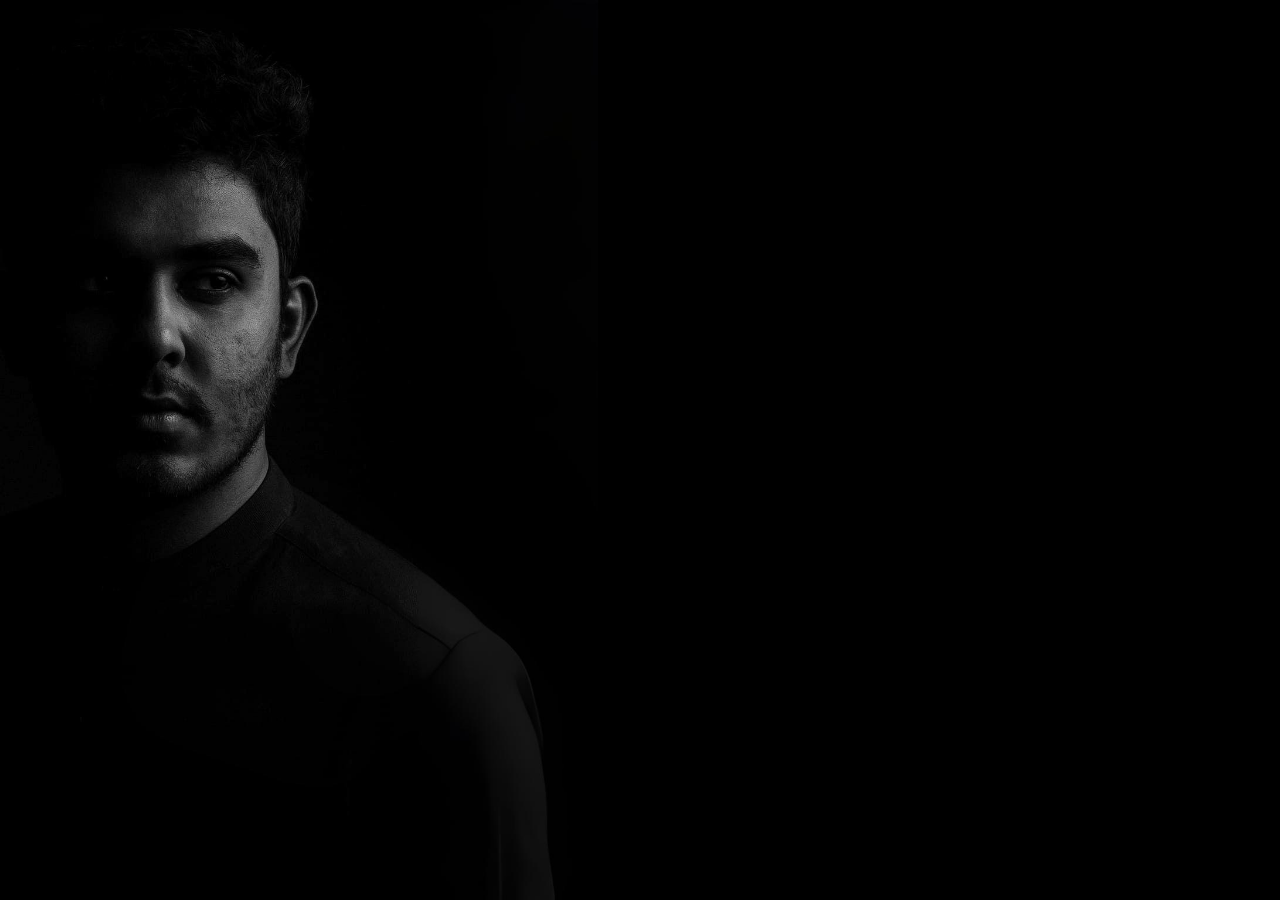
<file: index.html>
<!DOCTYPE html>
<html lang="en">

<head>
  <meta charset="UTF-8">
  <meta name="viewport" content="width=device-width, initial-scale=1">
  <title>Thisanga Perera</title>
  <link href="https://fonts.googleapis.com/css2?family=Poppins:wght@400;600;800&display=swap" rel="stylesheet">
  <link href="https://fonts.googleapis.com/css2?family=Great+Vibes&display=swap" rel="stylesheet">
  <link rel="stylesheet" href="index.css">
  <link rel="icon" href="Photos/logo3.png" type="image/png">
</head>

<body>
  <!-- Animated Text -->
  <div id="animated-text-container">
    <div id="word-my">Thisanga</div>
    <div id="word-info">Perera</div>
  </div>
  <!-- Loading Spinner -->
  <div id="loading-spinner" aria-label="Loading animation" role="status" style="opacity: 0;"></div>
  <script>
    // Show spinner after 2.5 seconds (keep this if needed)
    setTimeout(() => {
      document.getElementById('loading-spinner').style.opacity = '1';
    }, 2500);

    // Start fade-out after 4 seconds
    setTimeout(() => {
      document.body.classList.add('fade-out');
    }, 4000);

    // Redirect after 5 seconds (1s after fade starts)
    setTimeout(() => {
      window.location.href = "home.html";
    }, 4000);
  </script>
</body>

</html>
</file>
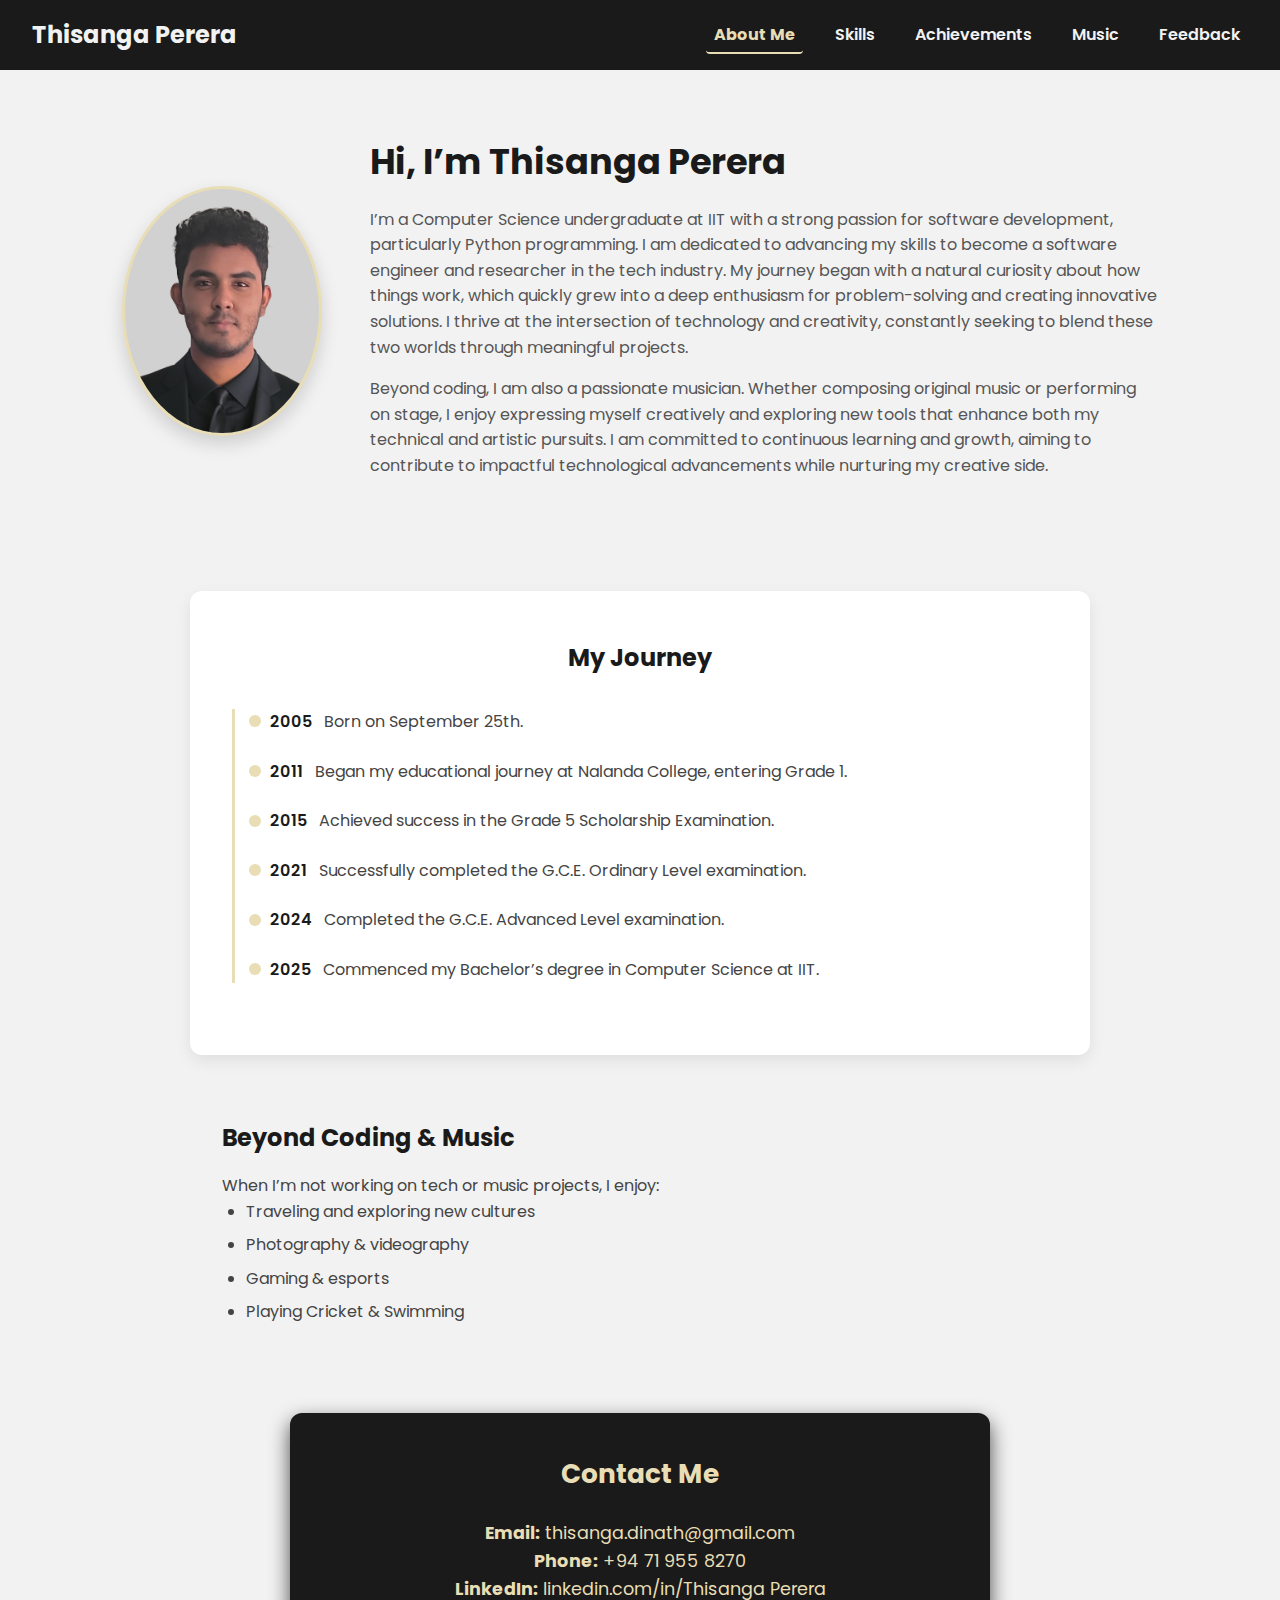
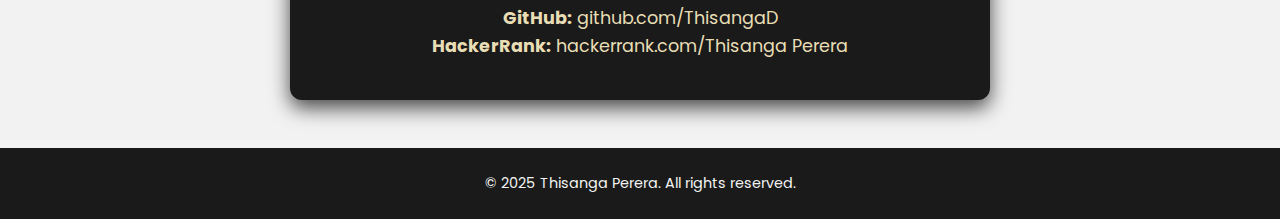
<file: about.html>
<!DOCTYPE html>
<html lang="en">
    <head>
        <meta charset="UTF-8">
        <meta name="viewport" content="width=device-width, initial-scale=1.0">
        <title>About Me</title>
        <link rel="stylesheet" href="about.css">
        <link rel="stylesheet" href="global.css">
        <link href="https://fonts.googleapis.com/css2?family=Poppins:wght@400;600;700&display=swap" rel="stylesheet">
    </head>
    <body>
        <!-- Navigation Bar -->
        <nav class="navbar">
            <div class="logo">
                <a href="index.html">Thisanga Perera</a>
            </div>
            <ul class="nav-links">
                <li>
                    <a href="about.html" class="active">About Me</a>
                </li>
                <li>
                    <a href="skills.html">Skills</a>
                </li>
                <li>
                    <a href="achievements.html">Achievements</a>
                </li>
                <li>
                    <a href="music.html">Music</a>
                </li>
                <li>
                    <a href="feedback.html">Feedback</a>
                </li>
            </ul>
        </nav>
        <!-- About Section -->
        <section class="about-section">
            <div class="about-container">
                <div class="about-image">
                    <img src="media/image (2).png" alt="Thisanga Perera">
                </div>
                <div class="about-text">
                    <h1>Hi, I’m Thisanga Perera</h1>
                    <p>
                        I’m a Computer Science undergraduate at IIT with a strong passion for software development, particularly Python programming. I am dedicated to advancing my skills to become a software engineer and researcher in the tech industry. My journey began with a natural curiosity about how things work, which quickly grew into a deep enthusiasm for problem-solving and creating innovative solutions. I thrive at the intersection of technology and creativity, constantly seeking to blend these two worlds through meaningful projects.
                    </p>
                    <p>
                        Beyond coding, I am also a passionate musician. Whether composing original music or performing on stage, I enjoy expressing myself creatively and exploring new tools that enhance both my technical and artistic pursuits. I am committed to continuous learning and growth, aiming to contribute to impactful technological advancements while nurturing my creative side.
                    </p>
                </div>
            </div>
        </section>
        <!-- Timeline / Education Journey -->
        <section class="timeline-section">
            <h2>My Journey</h2>
            <ul class="timeline">
                <li>
                    <span class="year">2005</span>
                    Born on September 25th.
                </li>
                <li>
                    <span class="year">2011</span>
                    Began my educational journey at Nalanda College, entering Grade 1.
                </li>
                <li>
                    <span class="year">2015</span>
                    Achieved success in the Grade 5 Scholarship Examination.
                </li>
                <li>
                    <span class="year">2021</span>
                    Successfully completed the G.C.E. Ordinary Level examination.
                </li>
                <li>
                    <span class="year">2024</span>
                    Completed the G.C.E. Advanced Level examination.
                </li>
                <li>
                    <span class="year">2025</span>
                    Commenced my Bachelor’s degree in Computer Science at IIT.
                </li>
            </ul>
        </section>
        <!-- Interests Section -->
        <section class="interests-section">
            <h2>Beyond Coding & Music</h2>
            <p>When I’m not working on tech or music projects, I enjoy:</p>
            <ul>
                <li>Traveling and exploring new cultures</li>
                <li>Photography & videography</li>
                <li>Gaming & esports</li>
                <li>Playing Cricket & Swimming</li>
            </ul>
        </section>
        <section class="contact-section">
            <h2>Contact Me</h2>
            <p>
                <b>Email:</b>
                <a href="mailto:thisanga.dinath@gmail.com">thisanga.dinath@gmail.com</a>
            </p>
            <p>
                <b>Phone:</b>
                +94 71 955 8270
            </p>
            <p>
                <b>LinkedIn:</b>
                <a href="https://www.linkedin.com/in/thisanga-perera-299b032b7">linkedin.com/in/Thisanga Perera</a>
            </p>
            <p>
                <b>GitHub:</b>
                <a href="https://github.com/ThisangaD" target="_blank" rel="noopener noreferrer">github.com/ThisangaD</a>
            </p>
            <p>
                <b>HackerRank:</b>
                <a href="https://www.hackerrank.com/profile/thisanga_dinath" target="_blank" rel="noopener noreferrer">hackerrank.com/Thisanga Perera</a>
            </p>
        </section>
        <!-- Scroll to Top Button -->
        <button id="goTopBtn" title="Go to top">↑</button>
        <!-- Footer -->
        <footer>
            <p>&copy; 2025 Thisanga Perera. All rights reserved.</p>
        </footer>
        <!-- Go to Top Script -->
        <script>
    const goTopBtn = document.getElementById("goTopBtn");

    window.onscroll = function() {
      if (document.body.scrollTop > 300 || document.documentElement.scrollTop > 300) {
        goTopBtn.style.display = "block";
      } else {
        goTopBtn.style.display = "none";
      }
    };

    goTopBtn.addEventListener("click", () => {
      window.scrollTo({
        top: 0,
        behavior: "smooth"
      });
    });
        </script>
    </body>
</html>
</file>
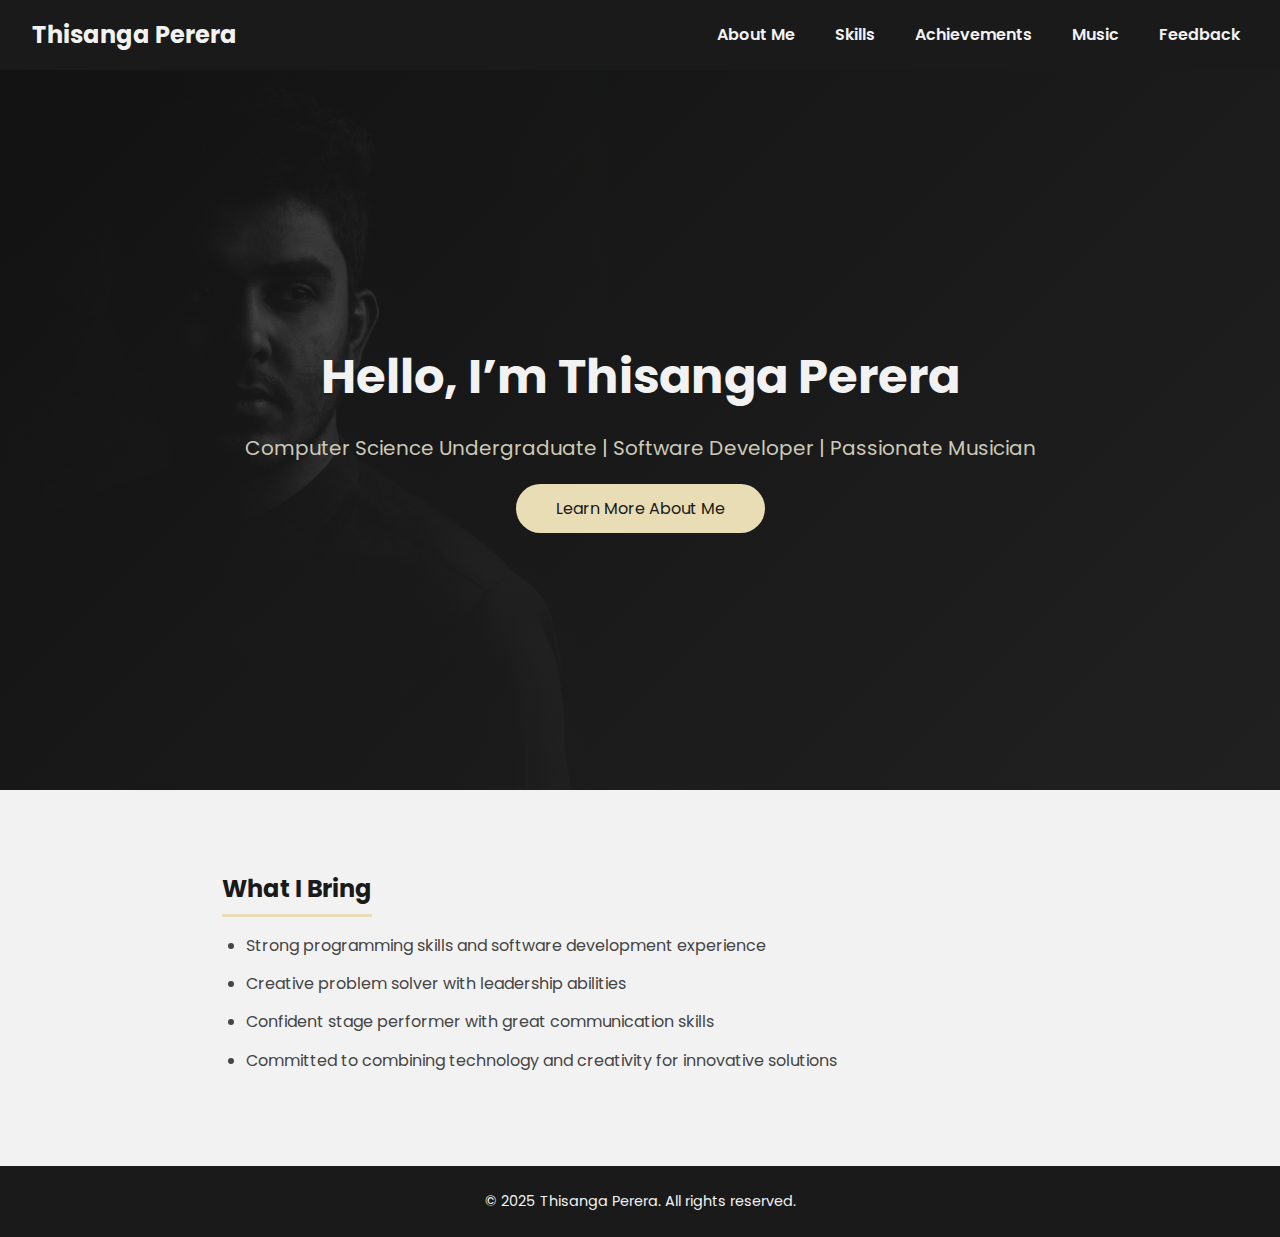
<file: home.html>
<!DOCTYPE html>
<html lang="en">
    <head>
        <meta charset="UTF-8">
        <meta name="viewport" content="width=device-width, initial-scale=1.0">
        <title>Thisanga Perera | Home</title>
        <link rel="stylesheet" href="home.css">
        <link rel="stylesheet" href="global.css">
        <link href="https://fonts.googleapis.com/css2?family=Poppins:wght@400;600;700&display=swap" rel="stylesheet">
    </head>
    <body>
        <!-- Navigation Bar -->
        <nav class="navbar">
            <div class="logo">
                <a href="home.html">Thisanga Perera</a>
            </div>
            <ul class="nav-links">
                <li>
                    <a href="about.html">About Me</a>
                </li>
                <li>
                    <a href="skills.html">Skills</a>
                </li>
                <li>
                    <a href="achievements.html">Achievements</a>
                </li>
                <li>
                    <a href="music.html">Music</a>
                </li>
                <li>
                    <a href="feedback.html">Feedback</a>
                </li>
            </ul>
        </nav>
        <!-- Hero Section -->
        <section class="hero">
            <div class="hero-content">
                <h1>Hello, I’m Thisanga Perera</h1>
                <p>Computer Science Undergraduate | Software Developer | Passionate Musician</p>
                <a href="about.html" class="btn-primary">Learn More About Me</a>
            </div>
        </section>
        <!-- Highlights Section -->
        <section class="section highlights">
            <h2>What I Bring</h2>
            <ul>
                <li>Strong programming skills and software development experience</li>
                <li>Creative problem solver with leadership abilities</li>
                <li>Confident stage performer with great communication skills</li>
                <li>Committed to combining technology and creativity for innovative solutions</li>
            </ul>
        </section>
        <button id="goTopBtn" title="Go to top">↑</button>
        <!-- Footer -->
        <footer>
            <p>&copy; 2025 Thisanga Perera. All rights reserved.</p>
        </footer>
        <script>
  window.addEventListener('DOMContentLoaded', () => {
    document.body.classList.add('fade-in');
  });

  const goTopBtn = document.getElementById("goTopBtn");

  // When the user scrolls down 300px from the top of the document, show the button
  window.onscroll = function() {
    if (document.body.scrollTop > 300 || document.documentElement.scrollTop > 300) {
      goTopBtn.style.display = "block";
    } else {
      goTopBtn.style.display = "none";
    }
  };

  // When the user clicks on the button, scroll to the top smoothly
  goTopBtn.addEventListener("click", () => {
    window.scrollTo({
      top: 0,
      behavior: "smooth"
    });
  });
        </script>
    </body>
</html>
</file>
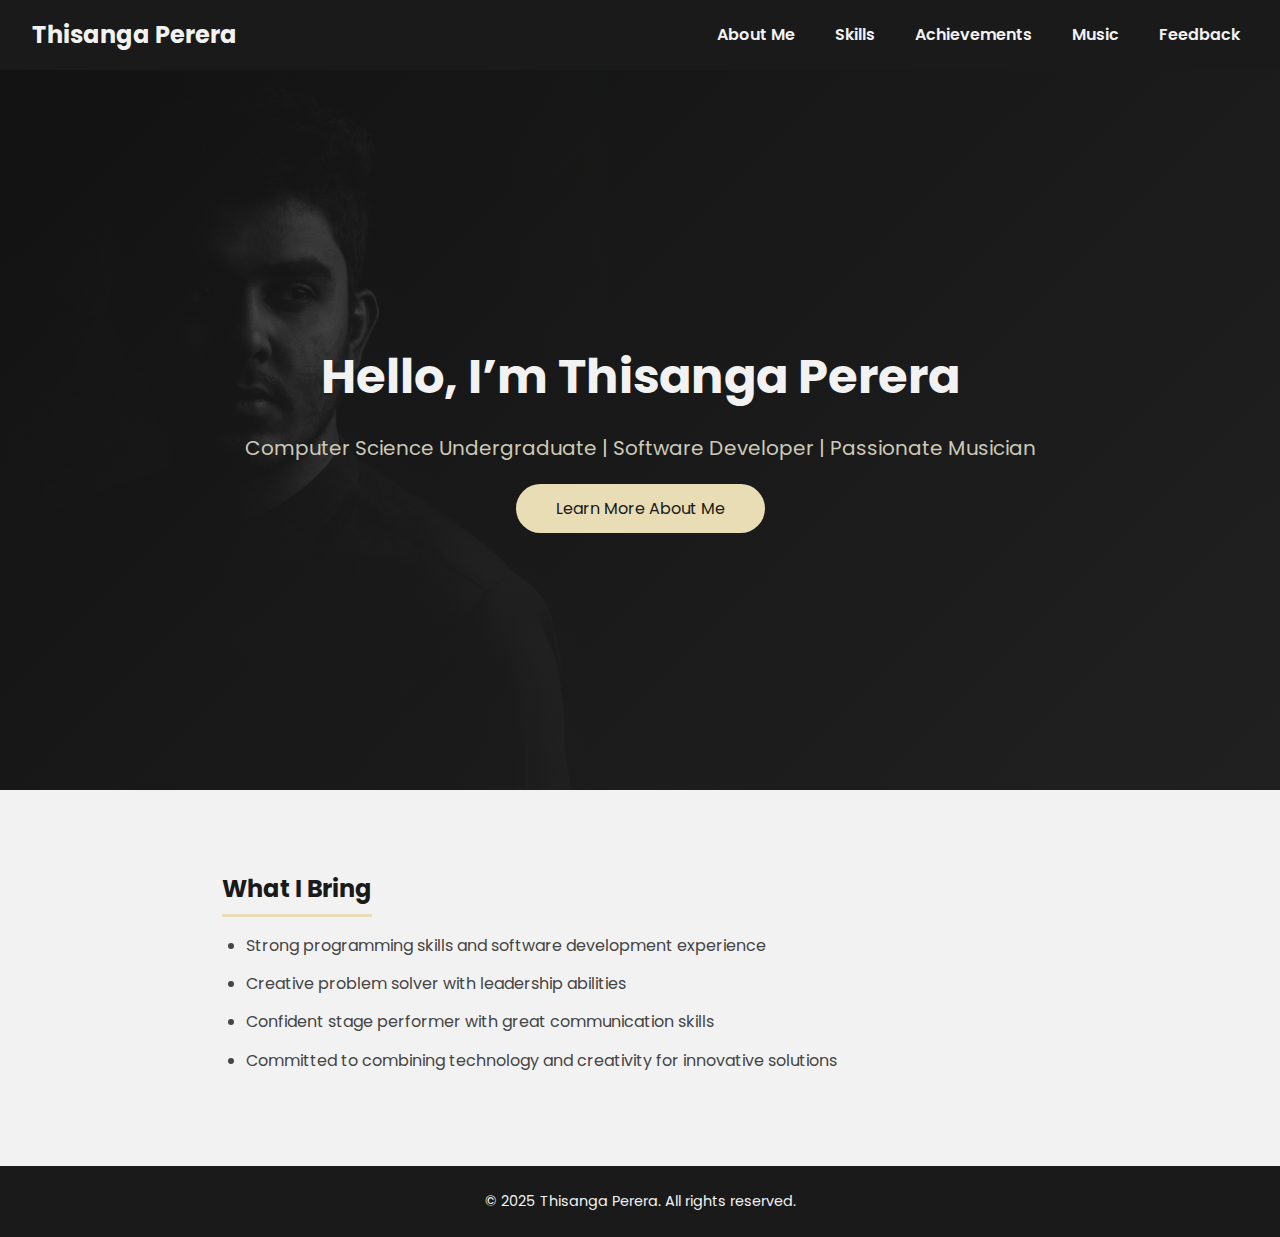
<file: home1.html>
<!DOCTYPE html>
<html lang="en">
    <head>
        <meta charset="UTF-8">
        <meta name="viewport" content="width=device-width, initial-scale=1.0">
        <title>Thisanga Perera | Home</title>
        <link rel="stylesheet" href="home1.css">
        <link rel="stylesheet" href="global.css">
        <link href="https://fonts.googleapis.com/css2?family=Poppins:wght@400;600;700&display=swap" rel="stylesheet">
    </head>
    <body>
        <!-- Navigation Bar -->
        <nav class="navbar">
            <div class="logo">
                <a href="home1.html">Thisanga Perera</a>
            </div>
            <ul class="nav-links">
                <li>
                    <a href="about.html">About Me</a>
                </li>
                <li>
                    <a href="skills.html">Skills</a>
                </li>
                <li>
                    <a href="achievements.html">Achievements</a>
                </li>
                <li>
                    <a href="music.html">Music</a>
                </li>
                <li>
                    <a href="feedback.html">Feedback</a>
                </li>
            </ul>
        </nav>
        <!-- Hero Section -->
        <section class="hero">
            <div class="hero-content">
                <h1>Hello, I’m Thisanga Perera</h1>
                <p>Computer Science Undergraduate | Software Developer | Passionate Musician</p>
                <a href="about.html" class="btn-primary">Learn More About Me</a>
            </div>
        </section>
        <!-- Highlights Section -->
        <section class="section highlights">
            <h2>What I Bring</h2>
            <ul>
                <li>Strong programming skills and software development experience</li>
                <li>Creative problem solver with leadership abilities</li>
                <li>Confident stage performer with great communication skills</li>
                <li>Committed to combining technology and creativity for innovative solutions</li>
            </ul>
        </section>
        <button id="goTopBtn" title="Go to top">↑</button>
        <!-- Footer -->
        <footer>
            <p>&copy; 2025 Thisanga Perera. All rights reserved.</p>
        </footer>
        <script>
  window.addEventListener('DOMContentLoaded', () => {
    document.body.classList.add('fade-in');
  });

  const goTopBtn = document.getElementById("goTopBtn");

  // When the user scrolls down 300px from the top of the document, show the button
  window.onscroll = function() {
    if (document.body.scrollTop > 300 || document.documentElement.scrollTop > 300) {
      goTopBtn.style.display = "block";
    } else {
      goTopBtn.style.display = "none";
    }
  };

  // When the user clicks on the button, scroll to the top smoothly
  goTopBtn.addEventListener("click", () => {
    window.scrollTo({
      top: 0,
      behavior: "smooth"
    });
  });
        </script>
    </body>
</html>
</file>
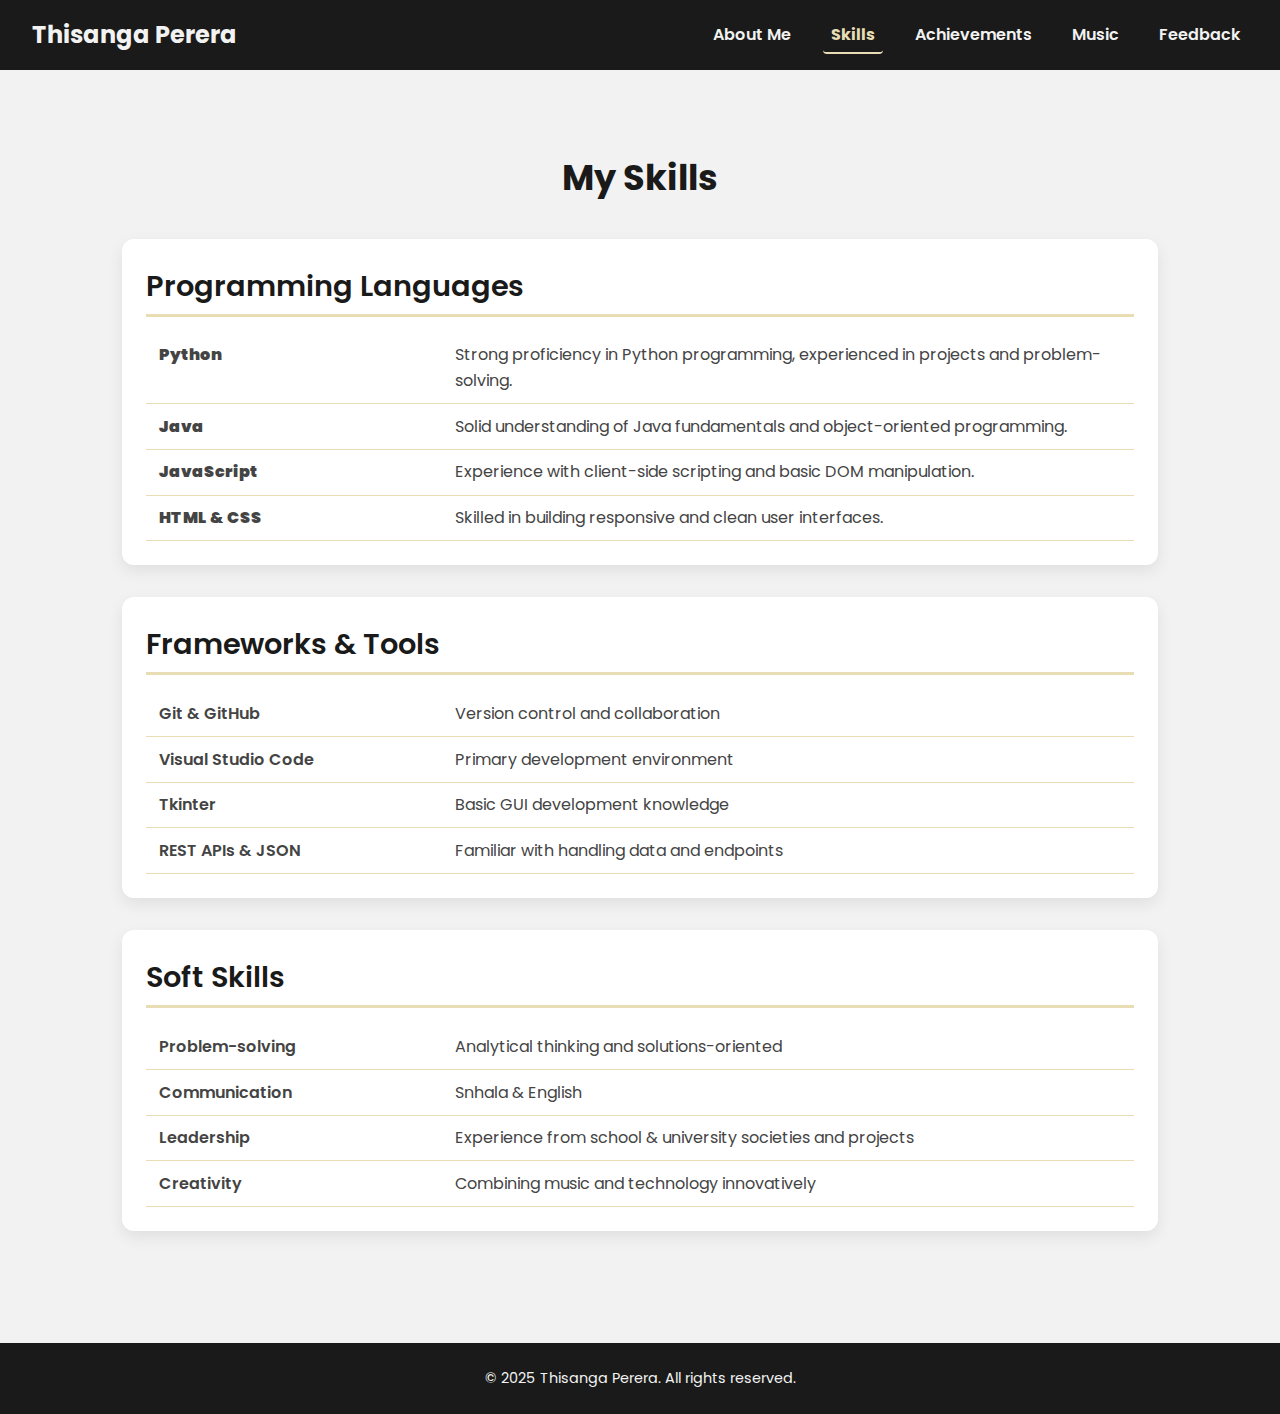
<file: skills.html>
<!DOCTYPE html>
<html lang="en">
<head>
    <meta charset="UTF-8">
    <meta name="viewport" content="width=device-width, initial-scale=1.0">
    <title>Skills</title>
    <link rel="stylesheet" href="global.css">
    <link rel="stylesheet" href="skills.css">
    <link href="https://fonts.googleapis.com/css2?family=Poppins:wght@400;600;700&display=swap" rel="stylesheet">
</head>
<body>
    <!-- Navigation Bar -->
    <nav class="navbar">
        <div class="logo">
            <a href="home1.html">Thisanga Perera</a>
        </div>
        <ul class="nav-links">
            <li><a href="about.html">About Me</a></li>
            <li><a href="skills.html" class="active">Skills</a></li>
            <li><a href="achievements.html">Achievements</a></li>
            <li><a href="music.html">Music</a></li>
            <li><a href="feedback.html">Feedback</a></li>
        </ul>
    </nav>

    <!-- Skills Section -->
    <section class="skills-section">
        <h1>My Skills</h1>
        <div class="skills-container">

            <!-- Programming Languages -->
            <div class="skill-category">
                <h2>Programming Languages</h2>
                <table>
                    <tr>
                        <td><strong>Python</strong></td>
                        <td>Strong proficiency in Python programming, experienced in projects and problem-solving.</td>
                    </tr>
                    <tr>
                        <td><strong>Java</strong></td>
                        <td>Solid understanding of Java fundamentals and object-oriented programming.</td>
                    </tr>
                    <tr>
                        <td><strong>JavaScript</strong></td>
                        <td>Experience with client-side scripting and basic DOM manipulation.</td>
                    </tr>
                    <tr>
                        <td><strong>HTML & CSS</strong></td>
                        <td>Skilled in building responsive and clean user interfaces.</td>
                    </tr>
                </table>
            </div>

            <!-- Frameworks & Tools -->
            <div class="skill-category">
                <h2>Frameworks & Tools</h2>
                <table>
                    <tr>
                        <td>Git & GitHub</td>
                        <td>Version control and collaboration</td>
                    </tr>
                    <tr>
                        <td>Visual Studio Code</td>
                        <td>Primary development environment</td>
                    </tr>
                    <tr>
                        <td>Tkinter</td>
                        <td>Basic GUI development knowledge</td>
                    </tr>
                    <tr>
                        <td>REST APIs & JSON</td>
                        <td>Familiar with handling data and endpoints</td>
                    </tr>
                </table>
            </div>

            <!-- Soft Skills -->
            <div class="skill-category">
                <h2>Soft Skills</h2>
                <table>
                    <tr>
                        <td>Problem-solving</td>
                        <td>Analytical thinking and solutions-oriented</td>
                    </tr>
                    <tr>
                        <td>Communication</td>
                        <td>Snhala & English</td>
                    </tr>
                    <tr>
                        <td>Leadership</td>
                        <td>Experience from school & university societies and projects</td>
                    </tr>
                    <tr>
                        <td>Creativity</td>
                        <td>Combining music and technology innovatively</td>
                    </tr>
                </table>
            </div>

        </div>
    </section>

    <!-- Scroll to Top Button -->
    <button id="goTopBtn" title="Go to top">↑</button>

    <!-- Footer -->
    <footer>
        <p>&copy; 2025 Thisanga Perera. All rights reserved.</p>
    </footer>

    <script>
        const goTopBtn = document.getElementById("goTopBtn");
        window.onscroll = function() {
            if (document.body.scrollTop > 300 || document.documentElement.scrollTop > 300) {
                goTopBtn.style.display = "block";
            } else {
                goTopBtn.style.display = "none";
            }
        };
        goTopBtn.addEventListener("click", () => {
            window.scrollTo({ top: 0, behavior: "smooth" });
        });
    </script>
</body>
</html>
</file>
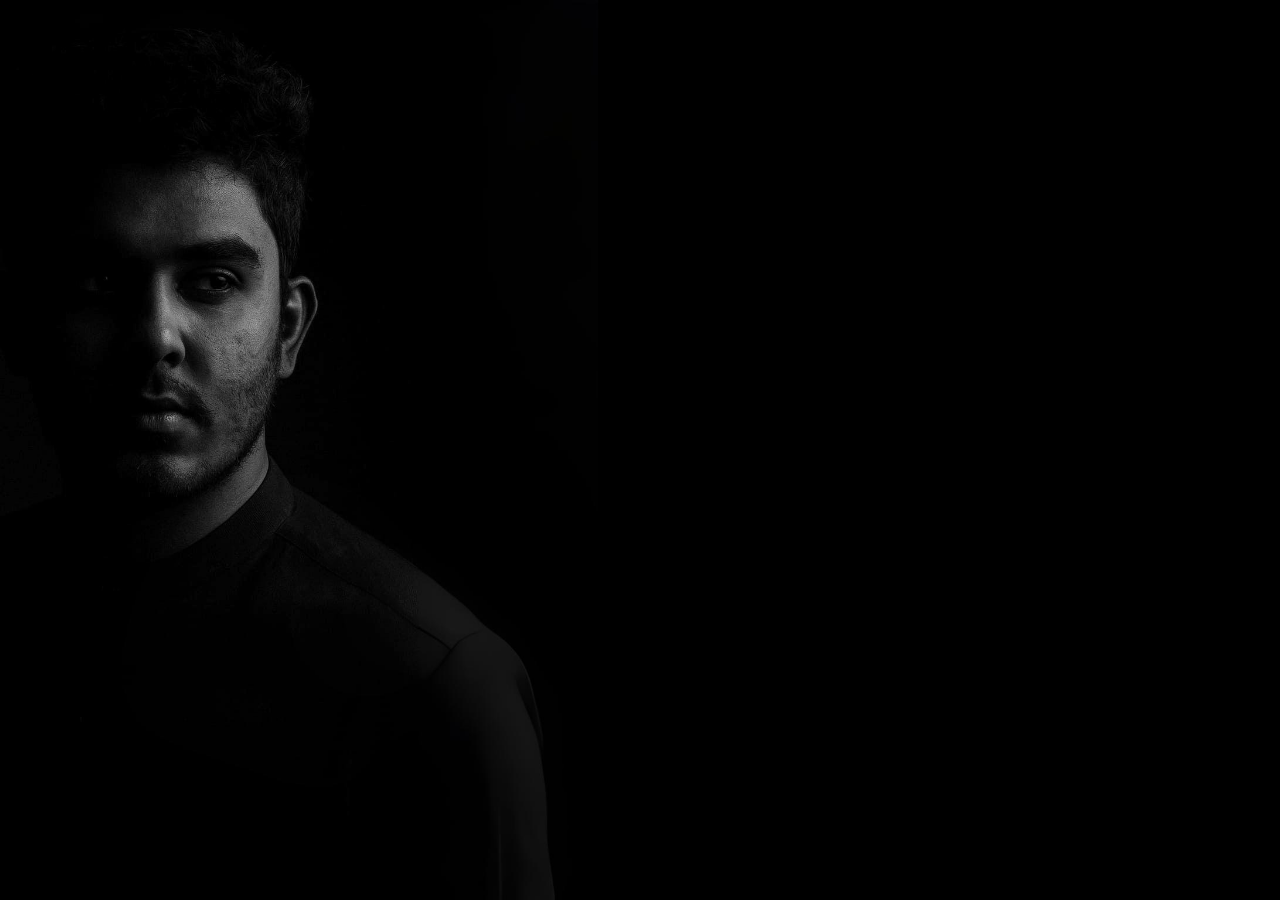
<file: splash.html>
<!DOCTYPE html>
<html lang="en">
    <head>
        <meta charset="UTF-8">
        <meta name="viewport" content="width=device-width, initial-scale=1">
        <title>Welcome to ClimeEdge</title>
        <link href="https://fonts.googleapis.com/css2?family=Poppins:wght@400;600;800&display=swap" rel="stylesheet">
        <link href="https://fonts.googleapis.com/css2?family=Great+Vibes&display=swap" rel="stylesheet">
        <link rel="stylesheet" href="splash.css">
        <link rel="icon" href="Photos/logo3.png" type="image/png">
    </head>
    <body>
        <!-- Animated Text -->
        <div id="animated-text-container">
            <div id="word-my">Thisanga</div>
            <div id="word-info">Perera</div>
        </div>
        <!-- Loading Spinner -->
        <div
            id="loading-spinner"
            aria-label="Loading animation"
            role="status"
            style="opacity: 0;"
        ></div>
        <script>
  // Show spinner after 2.5 seconds (keep this if needed)
  setTimeout(() => {
    document.getElementById('loading-spinner').style.opacity = '1';
  }, 2500);

  // Start fade-out after 4 seconds
  setTimeout(() => {
    document.body.classList.add('fade-out');
  }, 4000);

  // Redirect after 5 seconds (1s after fade starts)
  setTimeout(() => {
    window.location.href = "home1.html";
  }, 4000);
        </script>
    </body>
</html>
</file>
<file: index.css>
* {
  margin: 0;
  padding: 0;
  box-sizing: border-box;
}

body {
  font-family: 'Poppins', sans-serif;
  color: white;
  height: 100vh;
  display: flex;
  flex-direction: column;
  align-items: center;
  justify-content: center;
  overflow: hidden;
  position: relative;
  opacity: 1;
  transition: opacity 1s ease-in-out;

  /* Background image instead of video */
  background-image: url('media/bg.jpg');
  background-position: center;
  background-repeat: no-repeat;
  background-size: cover;
  background-attachment: fixed; /* optional, for parallax effect */
}

body.fade-out {
  opacity: 0;
}

#animated-text-container {
  display: flex;
  align-items: center;
  font-size: clamp(30px, 8vw, 80px); /* decreased font size */
  font-weight: 800;
  color: rgb(255, 255, 255);
  cursor: default;
  opacity: 0;
  animation: fadeIn 1s ease forwards;
  animation-delay: 0.8s;
  gap: 10px;
  position: absolute;
  left: 65%;
  top: 50%;
  transform: translate(-50%, -50%);
  transition: top 1.5s ease, font-size 1.5s ease, padding 1.5s ease;
  z-index: 100;
}

#word-my {
  opacity: 0;
  animation: fadeIn 1s ease forwards;
  animation-delay: 0.8s;
  transition: font-size 1.5s ease;
}

#word-info {
  opacity: 0;
  transform: translateX(-60px);
  animation: slideIn 1s ease forwards;
  animation-delay: 1.8s;
  transition: font-size 1.5s ease;
}

@keyframes fadeIn {
  to {
    opacity: 1;
  }
}

@keyframes slideIn {
  to {
    opacity: 1;
    transform: translateX(0);
  }
}

#loading-spinner {
  position: fixed;
  bottom: 20px;
  left: 68%;
  transform: translateX(-50%);
  width: 50px;
  height: 50px;
  border: 5px solid rgba(255, 255, 255, 0.2);
  border-top: 5px solid rgb(255, 255, 255);
  border-radius: 50%;
  animation: spin 1s linear infinite;
  opacity: 1;
  pointer-events: none;
  z-index: 150;
  transition: opacity 0.5s ease;
  /* starts invisible from inline style */
}

@keyframes spin {
  to {
    transform: translateX(-50%) rotate(360deg);
  }
}

/* Responsive adjustments */

/* Tablets and small desktops */
@media (max-width: 768px) {
  #animated-text-container {
    left: 55%; /* less right shift */
    font-size: clamp(24px, 7vw, 60px); /* decreased font size */
  }

  #loading-spinner {
    left: 58%;
  }
}

/* Mobile phones */
@media (max-width: 480px) {
  #animated-text-container {
    left: 50%; /* center on mobile */
    font-size: clamp(18px, 10vw, 45px); /* decreased font size */
    flex-direction: column; /* stack words vertically */
    gap: 5px;
  }

  #loading-spinner {
    left: 50%;
    width: 35px;
    height: 35px;
  }
}
</file>
<file: global.css>
/* ---------- HEADER (NAVBAR) ---------- */
.navbar {
  display: flex;
  justify-content: space-between;
  align-items: center;
  background-color: #191A19;  /* Dark green */
  padding: 1rem 2rem;
  color: #F2F2F2;
  position: sticky;
  top: 0;
  z-index: 100;
}

.logo {
  font-weight: 700;
  font-size: 1.5rem;
}

.nav-links {
  list-style: none;
  display: flex;
  gap: 1.5rem;
}

.nav-links a {
  font-weight: 600;
  text-decoration: none;
  color: #F2F2F2;
  transition: color 0.3s ease, background-color 0.3s ease;
  padding: 6px 8px;
  border-radius: 4px;
}

.nav-links a:hover {
  background-color: #E8DDB5;  /* Soft yellow */
  color: #191A19;
}

/* ---------- FOOTER ---------- */
footer {
  text-align: center;
  padding: 1.5rem 2rem;
  background-color: #191A19;
  color: #F2F2F2;
  font-size: 0.9rem;
}
#goTopBtn {
  position: fixed;
  bottom: 40px;
  right: 40px;
  display: none; /* Hidden by default */
  background-color: #E8DDB5; /* Soft yellow */
  color: #191A19;
  border: none;
  padding: 0.7rem 1rem;
  border-radius: 40px;
  font-size: 1.5rem;
  cursor: pointer;
  box-shadow: 0 4px 12px rgba(0, 0, 0, 0.15);
  transition: opacity 0.3s ease;
  z-index: 1000;
}

#goTopBtn:hover {
  background-color: #d6c79e;
}

.nav-links a.active {
  color: #E8DDB5; /* Highlight color */
  font-weight: bold;
  border-bottom: 2px solid #E8DDB5; /* Optional underline */
}

.logo a {
    text-decoration: none;
    color: inherit;
}
</file>
<file: splash.css>
* {
  margin: 0;
  padding: 0;
  box-sizing: border-box;
}

body {
  font-family: 'Poppins', sans-serif;
  color: white;
  height: 100vh;
  display: flex;
  flex-direction: column;
  align-items: center;
  justify-content: center;
  overflow: hidden;
  position: relative;
  opacity: 1;
  transition: opacity 1s ease-in-out;

  /* Background image instead of video */
  background-image: url('media/bg.jpg');
  background-position: center;
  background-repeat: no-repeat;
  background-size: cover;
  background-attachment: fixed; /* optional, for parallax effect */
}

body.fade-out {
  opacity: 0;
}

#animated-text-container {
  display: flex;
  align-items: center;
  font-size: clamp(30px, 8vw, 80px); /* decreased font size */
  font-weight: 800;
  color: rgb(255, 255, 255);
  cursor: default;
  opacity: 0;
  animation: fadeIn 1s ease forwards;
  animation-delay: 0.8s;
  gap: 10px;
  position: absolute;
  left: 65%;
  top: 50%;
  transform: translate(-50%, -50%);
  transition: top 1.5s ease, font-size 1.5s ease, padding 1.5s ease;
  z-index: 100;
}

#word-my {
  opacity: 0;
  animation: fadeIn 1s ease forwards;
  animation-delay: 0.8s;
  transition: font-size 1.5s ease;
}

#word-info {
  opacity: 0;
  transform: translateX(-60px);
  animation: slideIn 1s ease forwards;
  animation-delay: 1.8s;
  transition: font-size 1.5s ease;
}

@keyframes fadeIn {
  to {
    opacity: 1;
  }
}

@keyframes slideIn {
  to {
    opacity: 1;
    transform: translateX(0);
  }
}

#loading-spinner {
  position: fixed;
  bottom: 20px;
  left: 68%;
  transform: translateX(-50%);
  width: 50px;
  height: 50px;
  border: 5px solid rgba(255, 255, 255, 0.2);
  border-top: 5px solid rgb(255, 255, 255);
  border-radius: 50%;
  animation: spin 1s linear infinite;
  opacity: 1;
  pointer-events: none;
  z-index: 150;
  transition: opacity 0.5s ease;
  /* starts invisible from inline style */
}

@keyframes spin {
  to {
    transform: translateX(-50%) rotate(360deg);
  }
}

/* Responsive adjustments */

/* Tablets and small desktops */
@media (max-width: 768px) {
  #animated-text-container {
    left: 55%; /* less right shift */
    font-size: clamp(24px, 7vw, 60px); /* decreased font size */
  }

  #loading-spinner {
    left: 58%;
  }
}

/* Mobile phones */
@media (max-width: 480px) {
  #animated-text-container {
    left: 50%; /* center on mobile */
    font-size: clamp(18px, 10vw, 45px); /* decreased font size */
    flex-direction: column; /* stack words vertically */
    gap: 5px;
  }

  #loading-spinner {
    left: 50%;
    width: 35px;
    height: 35px;
  }
}
</file>
<file: about.css>
/* ---------- RESET ---------- */
* {
  margin: 0;
  padding: 0;
  box-sizing: border-box;
}

/* ---------- BASE ---------- */
body {
  font-family: 'Poppins', sans-serif;
  background-color: #F2F2F2;
  color: #444;
  line-height: 1.6;
}

/* ---------- ABOUT SECTION ---------- */
.about-section {
  padding: 4rem 2rem;
  max-width: 1100px;
  margin: auto;
}

.about-container {
  display: flex;
  align-items: center;
  gap: 3rem;
  flex-wrap: wrap;
}

.about-image img {
  width: 200px;
  height: 250px;
  object-fit: scale-down; /* shows whole image */
  border-radius: 50%;
  border: 3px solid #E8DDB5;
  box-shadow: 0 8px 18px rgba(0, 0, 0, 0.15);
  background-color: #d1d1d1;
}


.about-text {
  flex: 1;
}

.about-text h1 {
  font-size: 2.2rem;
  margin-bottom: 1rem;
  font-weight: 700;
  color: #191A19;
}

.about-text p {
  margin-bottom: 1rem;
  color: #555;
}

/* ---------- TIMELINE SECTION ---------- */
.timeline-section {
  background-color: #fff;
  padding: 3rem 2rem;
  max-width: 900px;
  margin: 2rem auto;
  border-radius: 12px;
  box-shadow: 0 6px 16px rgba(0, 0, 0, 0.08);
}

.timeline-section h2 {
  text-align: center;
  color: #191A19;
  margin-bottom: 2rem;
}

.timeline {
  list-style: none;
  position: relative;
  padding-left: 2rem;
}

.timeline::before {
  content: "";
  position: absolute;
  left: 0.6rem;
  top: 0;
  bottom: 0;
  width: 3px;
  background-color: #E8DDB5;
}

.timeline li {
  position: relative;
  margin-bottom: 1.5rem;
  padding-left: 1rem;
}

.timeline li::before {
  content: "";
  position: absolute;
  left: -0.3rem;
  top: 0.4rem;
  width: 12px;
  height: 12px;
  background-color: #E8DDB5;
  border-radius: 50%;
}

.timeline .year {
  font-weight: 600;
  color: #191A19;
  margin-right: 0.5rem;
}

/* ---------- INTERESTS SECTION ---------- */
.interests-section {
  max-width: 900px;
  margin: 2rem auto;
  padding: 2rem;
}

.interests-section h2 {
  margin-bottom: 1rem;
  color: #191A19;
}

.interests-section ul {
  list-style: disc;
  margin-left: 1.5rem;
}

.interests-section li {
  margin-bottom: 0.5rem;
}

/* ---------- RESPONSIVE DESIGN ---------- */
@media (max-width: 768px) {
  .about-container {
    flex-direction: column;
    text-align: center;
  }

  .about-image img {
    width: 220px;
    height: 220px;
  }
}

.contact-section {
  background-color: #191A19; /* dark black/greenish */
  color: #E8DDB5; /* soft yellow for text */
  max-width: 700px;
  margin: 3rem auto;
  padding: 2.5rem 2rem;
  border-radius: 12px;
  box-shadow: 0 8px 20px rgba(0,0,0,0.7);
  text-align: center;
  font-size: 1.1rem;
  line-height: 1.6;
}

.contact-section h2 {
  font-weight: 700;
  margin-bottom: 1.5rem;
  color: #E8DDB5; /* highlight */
}

.contact-section a {
  color: #E8DDB5;
  text-decoration: none;
  transition: color 0.3s ease;
}

.contact-section a:hover {
  color: #ccc9b9; /* lighter yellow on hover */
}
</file>
<file: home.css>
/* ---------- RESET & BASE ---------- */
* {
  margin: 0;
  padding: 0;
  box-sizing: border-box;
}

body {
  font-family: 'Poppins', sans-serif;
  background-color: #F2F2F2;  /* Soft white */
  color: #444544;             /* Dark gray */
  line-height: 1.6;
  opacity: 0;
  transition: opacity 1.5s ease-in-out;
}

body.fade-in {
  opacity: 1;
}

a {
  text-decoration: none;
  color: inherit;
}

/* ---------- HERO SECTION ---------- */
.hero {
  position: relative;
  /* Add your background image and overlay gradient */
  background:
    linear-gradient(135deg, rgba(25, 26, 25, 0.7) 0%, rgba(45, 46, 45, 0.7) 100%), /* dark overlay */
    url('media/bg.jpg');  /* your image path */
  background-size: cover;      /* cover entire hero area */
  background-position: center; /* center the image */
  background-repeat: no-repeat;
  color: #F2F2F2;
  padding: 5rem 2rem;
  text-align: center;
  display: flex;
  justify-content: center;
  align-items: center;
  min-height: 80vh;
  flex-direction: column;
  overflow: hidden;
  
}



.hero-content h1 {
  font-size: 3rem;
  margin-bottom: 1rem;
  font-weight: 700;
}

.hero-content p {
  font-size: 1.25rem;
  margin-bottom: 2rem;
  color: #ccc9b9;
}

.btn {
  padding: 1rem 2.8rem; /* Bigger size */
  border: none;
  border-radius: 60px; /* More curved edges */
  font-weight: 600;
  cursor: pointer;
  font-size: 1.15rem; /* Slightly larger text */
  transition: all 0.3s ease;
  box-shadow: 0 4px 12px rgba(0, 0, 0, 0.12);
}

.btn-primary {
  background-color: #E8DDB5; /* Soft yellow */
  color: #191A19;
  border-radius: 40px; /* More curved edges */
  padding: 0.8rem 2.5rem; 
}

.btn-primary:hover {
  background-color: #d6c79e; /* Slightly darker yellow */
  transform: translateY(-2px); /* Subtle lift */
  box-shadow: 0 6px 16px rgba(0, 0, 0, 0.18);
}

.btn-primary:active {
  transform: translateY(0);
  box-shadow: 0 3px 8px rgba(0, 0, 0, 0.2);
}



/* ---------- HIGHLIGHTS SECTION ---------- */
.section {
  max-width: 900px;
  margin: 3rem auto;
  padding: 2rem;
}

.section h2 {
  color: #191A19;
  font-weight: 700;
  margin-bottom: 1rem;
  border-bottom: 3px solid #E8DDB5;
  display: inline-block;
  padding-bottom: 0.3rem;
}

.highlights ul {
  list-style-type: disc;
  margin-left: 1.5rem;
}

.highlights li {
  margin-bottom: 0.8rem;
}

/* ---------- RESPONSIVE ---------- */
@media (max-width: 600px) {
  .nav-links {
    flex-direction: column;
    gap: 0.8rem;
  }

  .hero-content h1 {
    font-size: 2rem;
  }

  .hero-content p {
    font-size: 1rem;
  }
}
</file>
<file: home1.css>
/* ---------- RESET & BASE ---------- */
* {
  margin: 0;
  padding: 0;
  box-sizing: border-box;
}

body {
  font-family: 'Poppins', sans-serif;
  background-color: #F2F2F2;  /* Soft white */
  color: #444544;             /* Dark gray */
  line-height: 1.6;
  opacity: 0;
  transition: opacity 1.5s ease-in-out;
}

body.fade-in {
  opacity: 1;
}

a {
  text-decoration: none;
  color: inherit;
}

/* ---------- HERO SECTION ---------- */
.hero {
  position: relative;
  /* Add your background image and overlay gradient */
  background:
    linear-gradient(135deg, rgba(25, 26, 25, 0.7) 0%, rgba(45, 46, 45, 0.7) 100%), /* dark overlay */
    url('media/bg.jpg');  /* your image path */
  background-size: cover;      /* cover entire hero area */
  background-position: center; /* center the image */
  background-repeat: no-repeat;
  color: #F2F2F2;
  padding: 5rem 2rem;
  text-align: center;
  display: flex;
  justify-content: center;
  align-items: center;
  min-height: 80vh;
  flex-direction: column;
  overflow: hidden;
  
}



.hero-content h1 {
  font-size: 3rem;
  margin-bottom: 1rem;
  font-weight: 700;
}

.hero-content p {
  font-size: 1.25rem;
  margin-bottom: 2rem;
  color: #ccc9b9;
}

.btn {
  padding: 1rem 2.8rem; /* Bigger size */
  border: none;
  border-radius: 60px; /* More curved edges */
  font-weight: 600;
  cursor: pointer;
  font-size: 1.15rem; /* Slightly larger text */
  transition: all 0.3s ease;
  box-shadow: 0 4px 12px rgba(0, 0, 0, 0.12);
}

.btn-primary {
  background-color: #E8DDB5; /* Soft yellow */
  color: #191A19;
  border-radius: 40px; /* More curved edges */
  padding: 0.8rem 2.5rem; 
}

.btn-primary:hover {
  background-color: #d6c79e; /* Slightly darker yellow */
  transform: translateY(-2px); /* Subtle lift */
  box-shadow: 0 6px 16px rgba(0, 0, 0, 0.18);
}

.btn-primary:active {
  transform: translateY(0);
  box-shadow: 0 3px 8px rgba(0, 0, 0, 0.2);
}



/* ---------- HIGHLIGHTS SECTION ---------- */
.section {
  max-width: 900px;
  margin: 3rem auto;
  padding: 2rem;
}

.section h2 {
  color: #191A19;
  font-weight: 700;
  margin-bottom: 1rem;
  border-bottom: 3px solid #E8DDB5;
  display: inline-block;
  padding-bottom: 0.3rem;
}

.highlights ul {
  list-style-type: disc;
  margin-left: 1.5rem;
}

.highlights li {
  margin-bottom: 0.8rem;
}

/* ---------- RESPONSIVE ---------- */
@media (max-width: 600px) {
  .nav-links {
    flex-direction: column;
    gap: 0.8rem;
  }

  .hero-content h1 {
    font-size: 2rem;
  }

  .hero-content p {
    font-size: 1rem;
  }
}
</file>
<file: skills.css>
/* ---------- RESET ---------- */
* {
  margin: 0;
  padding: 0;
  box-sizing: border-box;
}

/* ---------- BASE ---------- */
body {
  font-family: 'Poppins', sans-serif;
  background-color: #F2F2F2;
  color: #444;
  line-height: 1.6;
}


/* ---------- SKILLS SECTION ---------- */
.skills-section {
    max-width: 1100px;
    margin: 3rem auto 5rem auto;
    padding: 2rem;
    color: #444;
}

.skills-section h1 {
    font-size: 2.2rem;
    font-weight: 700;
    color: #191A19;
    text-align: center;
    margin-bottom: 2rem;
}

.skills-container {
    display: flex;
    flex-direction: column; /* stack boxes vertically */
    gap: 2rem;
}


/* ---------- SKILL CATEGORY BOX ---------- */
.skill-category {
    background-color: #fff;
    padding: 1.5rem;
    border-radius: 12px;
    box-shadow: 0 6px 16px rgba(0,0,0,0.08);
    flex: 1 1 100%;
    color: #444;
}

.skill-category h2 {
    font-size: 1.8rem;
    font-weight: 600;
    margin-bottom: 1rem;
    color: #191A19;
    border-bottom: 3px solid #E8DDB5;
    padding-bottom: 0.3rem;
}

/* ---------- TABLE STYLING ---------- */
.skill-category table {
    width: 100%;
    border-collapse: collapse;
    margin-top: 1rem;
}

.skill-category td {
    padding: 0.6rem 0.8rem;
    vertical-align: top;
    border-bottom: 1px solid #E8DDB5;
}

.skill-category td:first-child {
    font-weight: 600;
    width: 30%;
}

/* ---------- RESPONSIVE ---------- */
@media (max-width: 768px) {
    .skills-container {
        flex-direction: column;
    }

    .skill-category {
        flex: 1 1 100%;
    }
}
</file>
